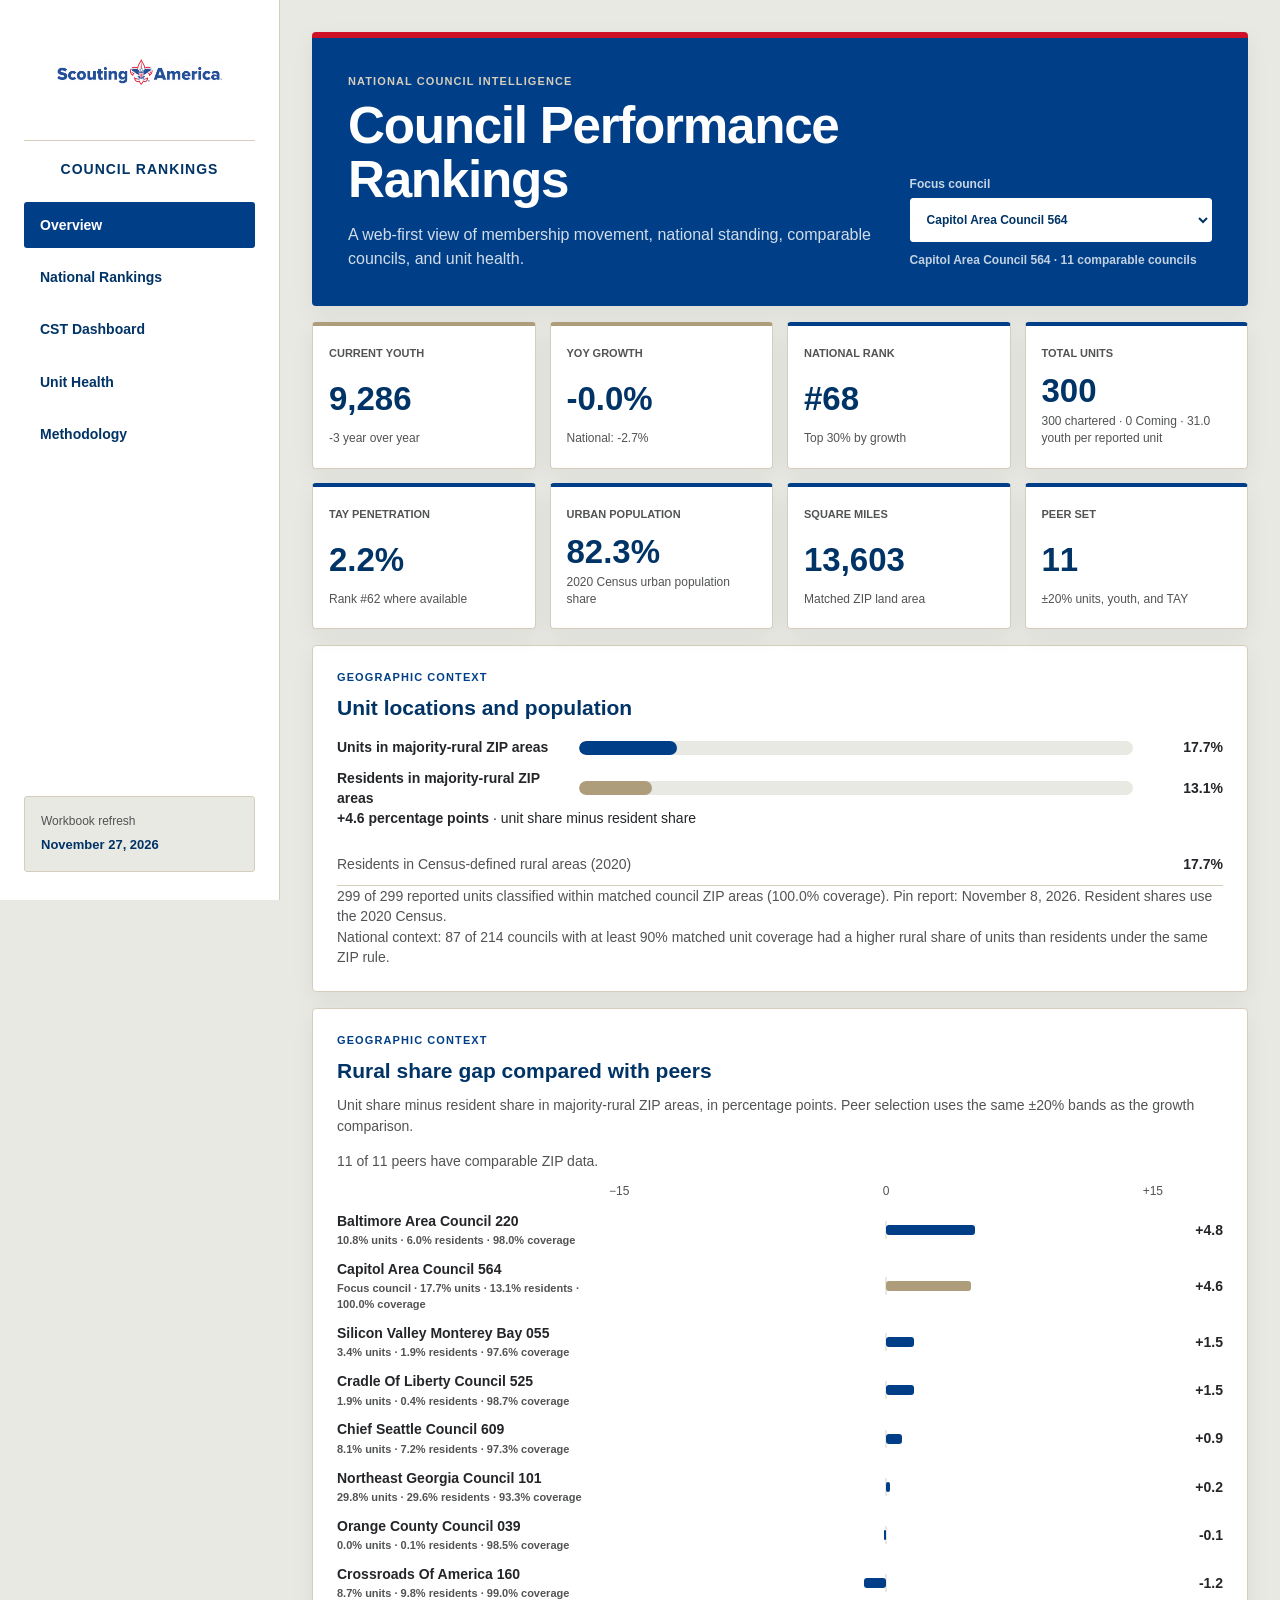
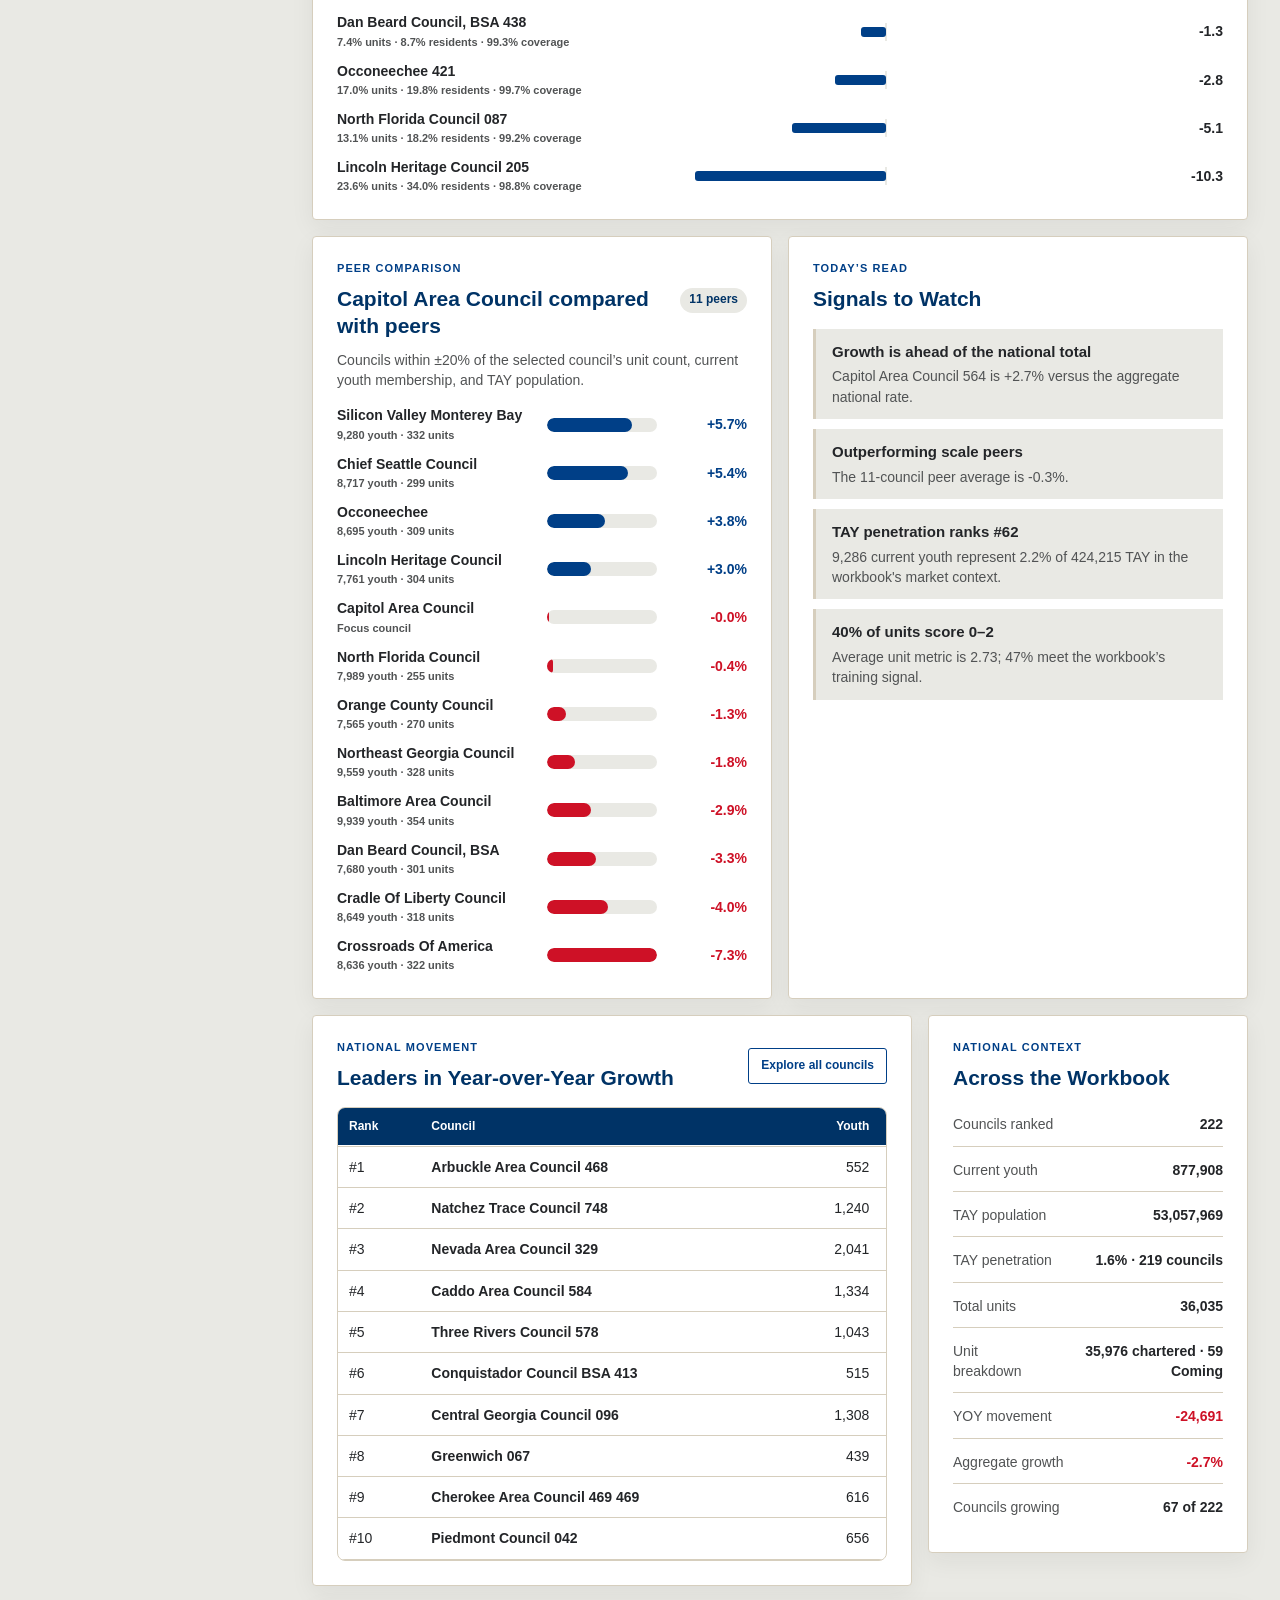
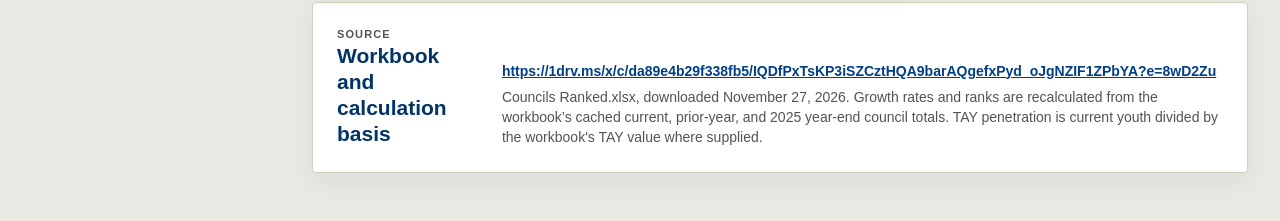
<file: index.html>
<!doctype html>
<html lang="en">
<head>
  <meta charset="utf-8">
  <meta name="viewport" content="width=device-width, initial-scale=1">
  <meta name="description" content="Interactive national Scouting council performance rankings and peer comparisons.">
  <title>Council Performance Rankings</title>
  <link rel="stylesheet" href="assets/dashboard.css?v=20261108-peer-gap">
</head>
<body data-page="overview">
  <div class="app-shell">
    <aside class="sidebar" aria-label="Council ranking navigation">
      <a class="brand" href="index.html" aria-label="Council Rankings home"><img src="assets/scouting-america-signature.png" alt="Scouting America" width="660" height="110"><span>Council Rankings</span></a>
      <nav>
        <a class="active" aria-current="page" href="index.html">Overview</a>
        <a href="rankings.html">National Rankings</a>
        <a href="cst.html">CST Dashboard</a>
        <a href="unit-health.html">Unit Health</a>
        <a href="about.html">Methodology</a>
      </nav>
      <div class="sidebar-note"><span>Workbook refresh</span><strong data-source-date>Loading…</strong></div>
    </aside>
    <main>
      <header class="hero">
        <div>
          <p class="eyebrow">National council intelligence</p>
          <h1>Council Performance Rankings</h1>
          <p class="lede">A web-first view of membership movement, national standing, comparable councils, and unit health.</p>
        </div>
        <div class="hero-actions">
          <label class="control light"><span>Focus council</span><select id="councilSelect" aria-label="Focus council"></select></label>
          <p class="filter-note" id="focusNote">Loading workbook data…</p>
        </div>
      </header>

      <section class="kpi-grid" id="overviewKpis" aria-label="Selected council metrics"></section>

      <section class="panel" aria-labelledby="unitGeographyTitle">
        <div class="panel-head"><div><p class="section-kicker">Geographic context</p><h2 id="unitGeographyTitle">Unit locations and population</h2></div></div>
        <div id="overviewGeography" aria-live="polite">Loading unit locations…</div>
      </section>

      <section class="panel" aria-labelledby="ruralPeerTitle">
        <div class="panel-head"><div><p class="section-kicker">Geographic context</p><h2 id="ruralPeerTitle">Rural share gap compared with peers</h2></div></div>
        <div id="ruralPeerChart" aria-live="polite">Loading peer geography…</div>
      </section>

      <section class="focus-grid">
        <section class="panel">
          <div class="panel-head"><div><p class="section-kicker">Peer comparison</p><h2 id="peerTitle">Focus council compared with peers</h2></div><span class="count-pill" id="peerCount"></span></div>
          <p class="panel-intro">Councils within ±20% of the selected council’s unit count, current youth membership, and TAY population.</p>
          <div class="chart-list" id="peerChart"></div>
        </section>
        <section class="panel">
          <div class="panel-head"><div><p class="section-kicker">Today’s read</p><h2>Signals to Watch</h2></div></div>
          <div class="signal-list" id="signals"></div>
        </section>
      </section>

      <section class="dashboard-grid">
        <section class="panel wide">
          <div class="panel-head"><div><p class="section-kicker">National movement</p><h2>Leaders in Year-over-Year Growth</h2></div><a class="detail-link" href="rankings.html">Explore all councils</a></div>
          <div class="table-wrap"><table><thead><tr><th>Rank</th><th>Council</th><th class="num">Youth</th><th class="num">Change</th><th class="num">Growth</th></tr></thead><tbody id="growthRows"></tbody></table></div>
        </section>
        <section class="panel">
          <div class="panel-head compact"><div><p class="section-kicker">National context</p><h2>Across the Workbook</h2></div></div>
          <div class="metric-stack" id="nationalContext"></div>
        </section>
      </section>

      <section class="panel source-panel">
        <div><p class="section-kicker">Source</p><h2>Workbook and calculation basis</h2></div>
        <p id="sourceSummary">Loading source metadata…</p>
      </section>
    </main>
  </div>
  <script src="assets/dashboard.js?v=20261109-coming"></script>
</body>
</html>
</file>
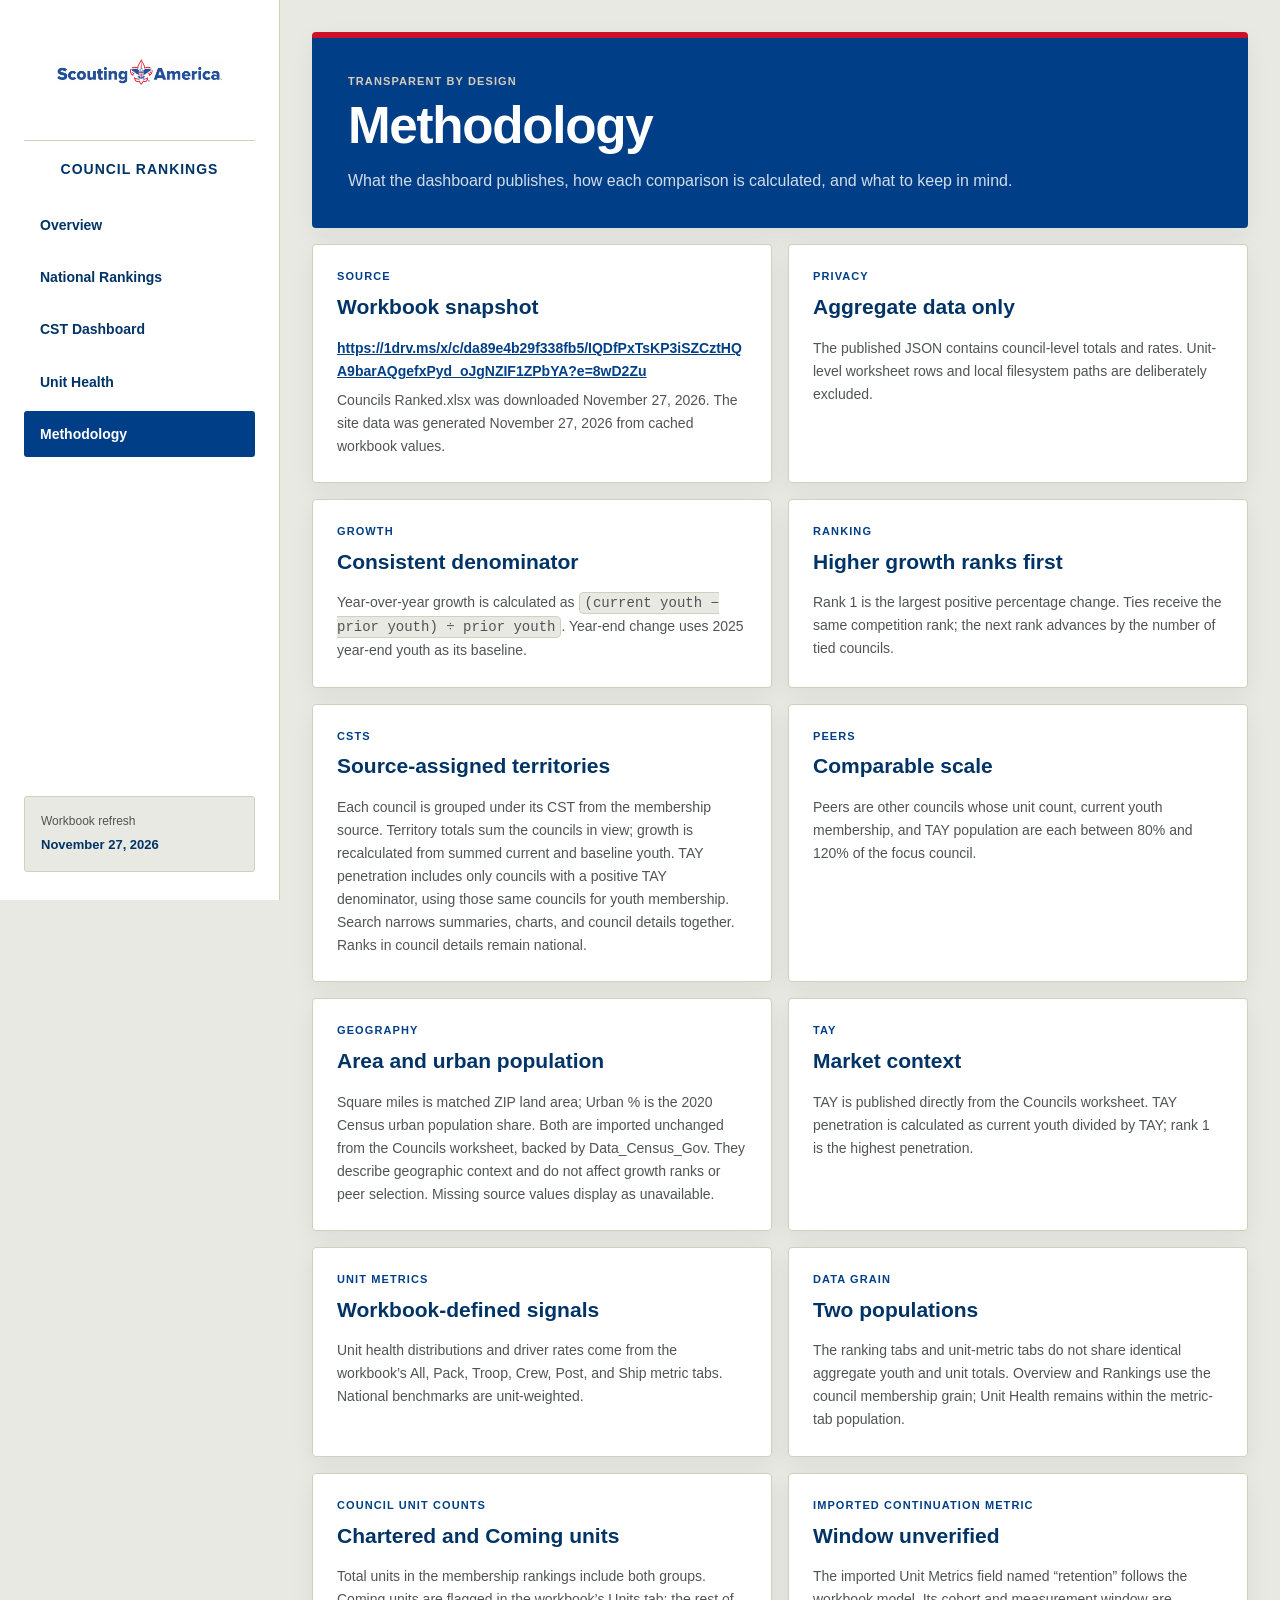
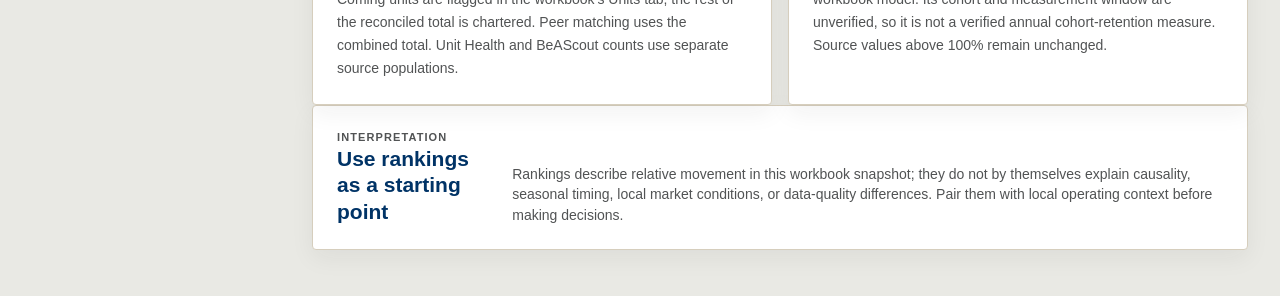
<file: about.html>
<!doctype html>
<html lang="en">
<head>
  <meta charset="utf-8">
  <meta name="viewport" content="width=device-width, initial-scale=1">
  <meta name="description" content="Methodology and source notes for the council ranking dashboard.">
  <title>Methodology · Council Performance Rankings</title>
  <link rel="stylesheet" href="assets/dashboard.css?v=20261104-cst">
</head>
<body data-page="about">
  <div class="app-shell">
    <aside class="sidebar" aria-label="Council ranking navigation">
      <a class="brand" href="index.html" aria-label="Council Rankings home"><img src="assets/scouting-america-signature.png" alt="Scouting America" width="660" height="110"><span>Council Rankings</span></a>
      <nav>
        <a href="index.html">Overview</a>
        <a href="rankings.html">National Rankings</a>
        <a href="cst.html">CST Dashboard</a>
        <a href="unit-health.html">Unit Health</a>
        <a class="active" aria-current="page" href="about.html">Methodology</a>
      </nav>
      <div class="sidebar-note"><span>Workbook refresh</span><strong data-source-date>Loading…</strong></div>
    </aside>
    <main>
      <header class="hero compact-hero">
        <div><p class="eyebrow">Transparent by design</p><h1>Methodology</h1><p class="lede">What the dashboard publishes, how each comparison is calculated, and what to keep in mind.</p></div>
      </header>

      <section class="method-grid">
        <article class="panel"><p class="section-kicker">Source</p><h2>Workbook snapshot</h2><p id="methodSource">Loading source metadata…</p></article>
        <article class="panel"><p class="section-kicker">Privacy</p><h2>Aggregate data only</h2><p>The published JSON contains council-level totals and rates. Unit-level worksheet rows and local filesystem paths are deliberately excluded.</p></article>
        <article class="panel"><p class="section-kicker">Growth</p><h2>Consistent denominator</h2><p>Year-over-year growth is calculated as <code>(current youth − prior youth) ÷ prior youth</code>. Year-end change uses 2025 year-end youth as its baseline.</p></article>
        <article class="panel"><p class="section-kicker">Ranking</p><h2>Higher growth ranks first</h2><p>Rank 1 is the largest positive percentage change. Ties receive the same competition rank; the next rank advances by the number of tied councils.</p></article>
        <article class="panel"><p class="section-kicker">CSTs</p><h2>Source-assigned territories</h2><p>Each council is grouped under its CST from the membership source. Territory totals sum the councils in view; growth is recalculated from summed current and baseline youth. TAY penetration includes only councils with a positive TAY denominator, using those same councils for youth membership. Search narrows summaries, charts, and council details together. Ranks in council details remain national.</p></article>
        <article class="panel"><p class="section-kicker">Peers</p><h2>Comparable scale</h2><p>Peers are other councils whose unit count, current youth membership, and TAY population are each between 80% and 120% of the focus council.</p></article>
        <article class="panel"><p class="section-kicker">Geography</p><h2>Area and urban population</h2><p>Square miles is matched ZIP land area; Urban % is the 2020 Census urban population share. Both are imported unchanged from the Councils worksheet, backed by Data_Census_Gov. They describe geographic context and do not affect growth ranks or peer selection. Missing source values display as unavailable.</p></article>
        <article class="panel"><p class="section-kicker">TAY</p><h2>Market context</h2><p>TAY is published directly from the Councils worksheet. TAY penetration is calculated as current youth divided by TAY; rank 1 is the highest penetration.</p></article>
        <article class="panel"><p class="section-kicker">Unit metrics</p><h2>Workbook-defined signals</h2><p>Unit health distributions and driver rates come from the workbook’s All, Pack, Troop, Crew, Post, and Ship metric tabs. National benchmarks are unit-weighted.</p></article>
        <article class="panel"><p class="section-kicker">Data grain</p><h2>Two populations</h2><p>The ranking tabs and unit-metric tabs do not share identical aggregate youth and unit totals. Overview and Rankings use the council membership grain; Unit Health remains within the metric-tab population.</p></article>
        <article class="panel"><p class="section-kicker">Council unit counts</p><h2>Chartered and Coming units</h2><p>Total units in the membership rankings include both groups. Coming units are flagged in the workbook’s Units tab; the rest of the reconciled total is chartered. Peer matching uses the combined total. Unit Health and BeAScout counts use separate source populations.</p></article>
        <article class="panel"><p class="section-kicker">Imported continuation metric</p><h2>Window unverified</h2><p>The imported Unit Metrics field named “retention” follows the workbook model. Its cohort and measurement window are unverified, so it is not a verified annual cohort-retention measure. Source values above 100% remain unchanged.</p></article>
      </section>

      <section class="panel source-panel">
        <div><p class="section-kicker">Interpretation</p><h2>Use rankings as a starting point</h2></div>
        <p>Rankings describe relative movement in this workbook snapshot; they do not by themselves explain causality, seasonal timing, local market conditions, or data-quality differences. Pair them with local operating context before making decisions.</p>
      </section>
    </main>
  </div>
  <script src="assets/dashboard.js?v=20261104-cst"></script>
</body>
</html>
</file>
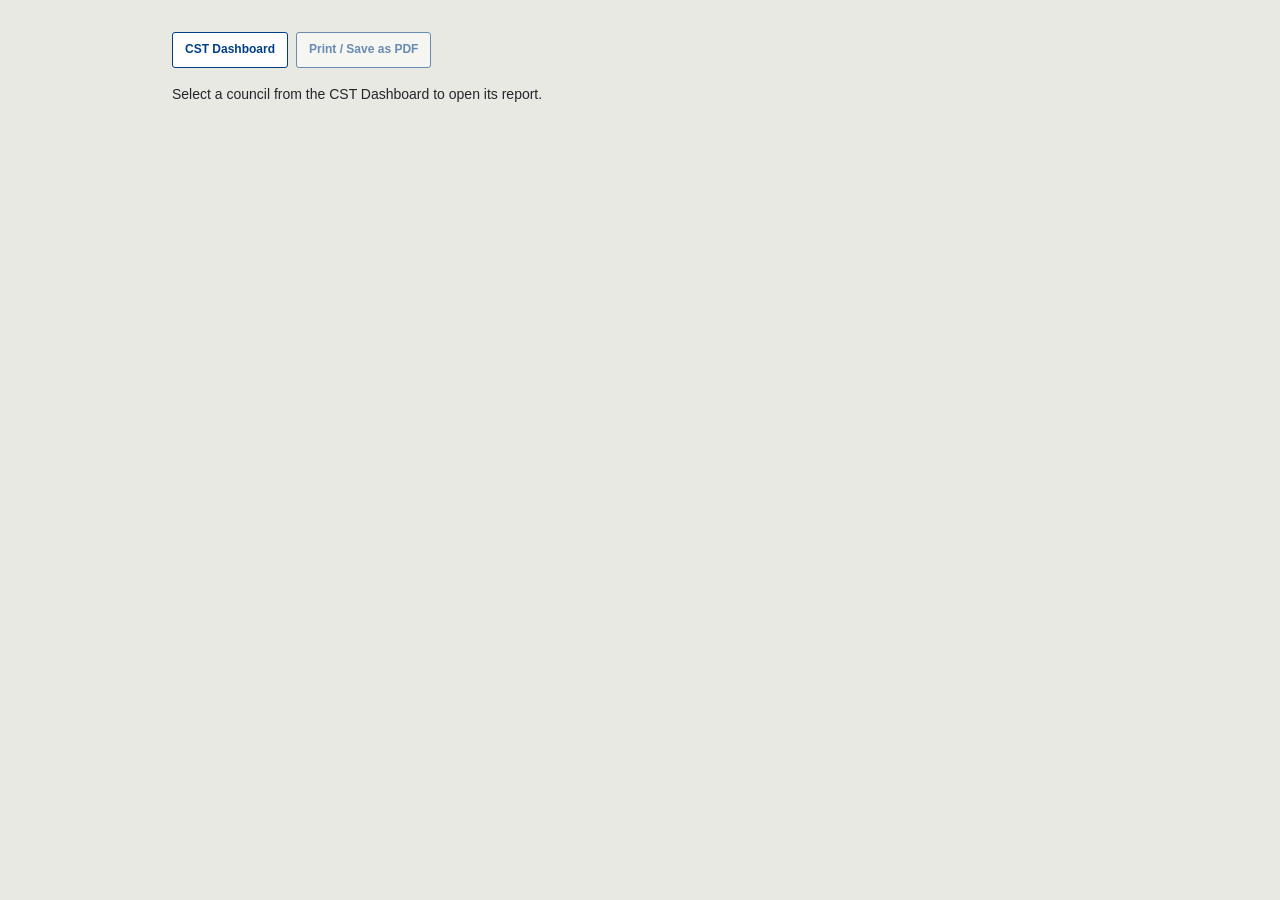
<file: council-report.html>
<!doctype html>
<html lang="en">
<head>
  <meta charset="utf-8">
  <meta name="viewport" content="width=device-width, initial-scale=1">
  <meta name="description" content="Print a council's details and peer comparison from the published Council Performance Rankings.">
  <title>Council Details and Peer Comparison</title>
  <link rel="stylesheet" href="assets/dashboard.css?v=20261111-report">
</head>
<body data-page="council-report">
  <main class="report-main">
    <nav class="report-actions board-actions" aria-label="Report actions">
      <a class="detail-link" href="cst.html">CST Dashboard</a>
      <button class="detail-link" id="printReport" type="button" disabled>Print / Save as PDF</button>
    </nav>
    <p id="reportStatus" role="status">Loading council report…</p>
    <template id="reportBrand"><img src="assets/scouting-america-signature.png" alt="Scouting America" width="660" height="110"></template>
    <div id="reportContent"></div>
  </main>
  <script src="assets/dashboard.js?v=20261111-report"></script>
</body>
</html>
</file>
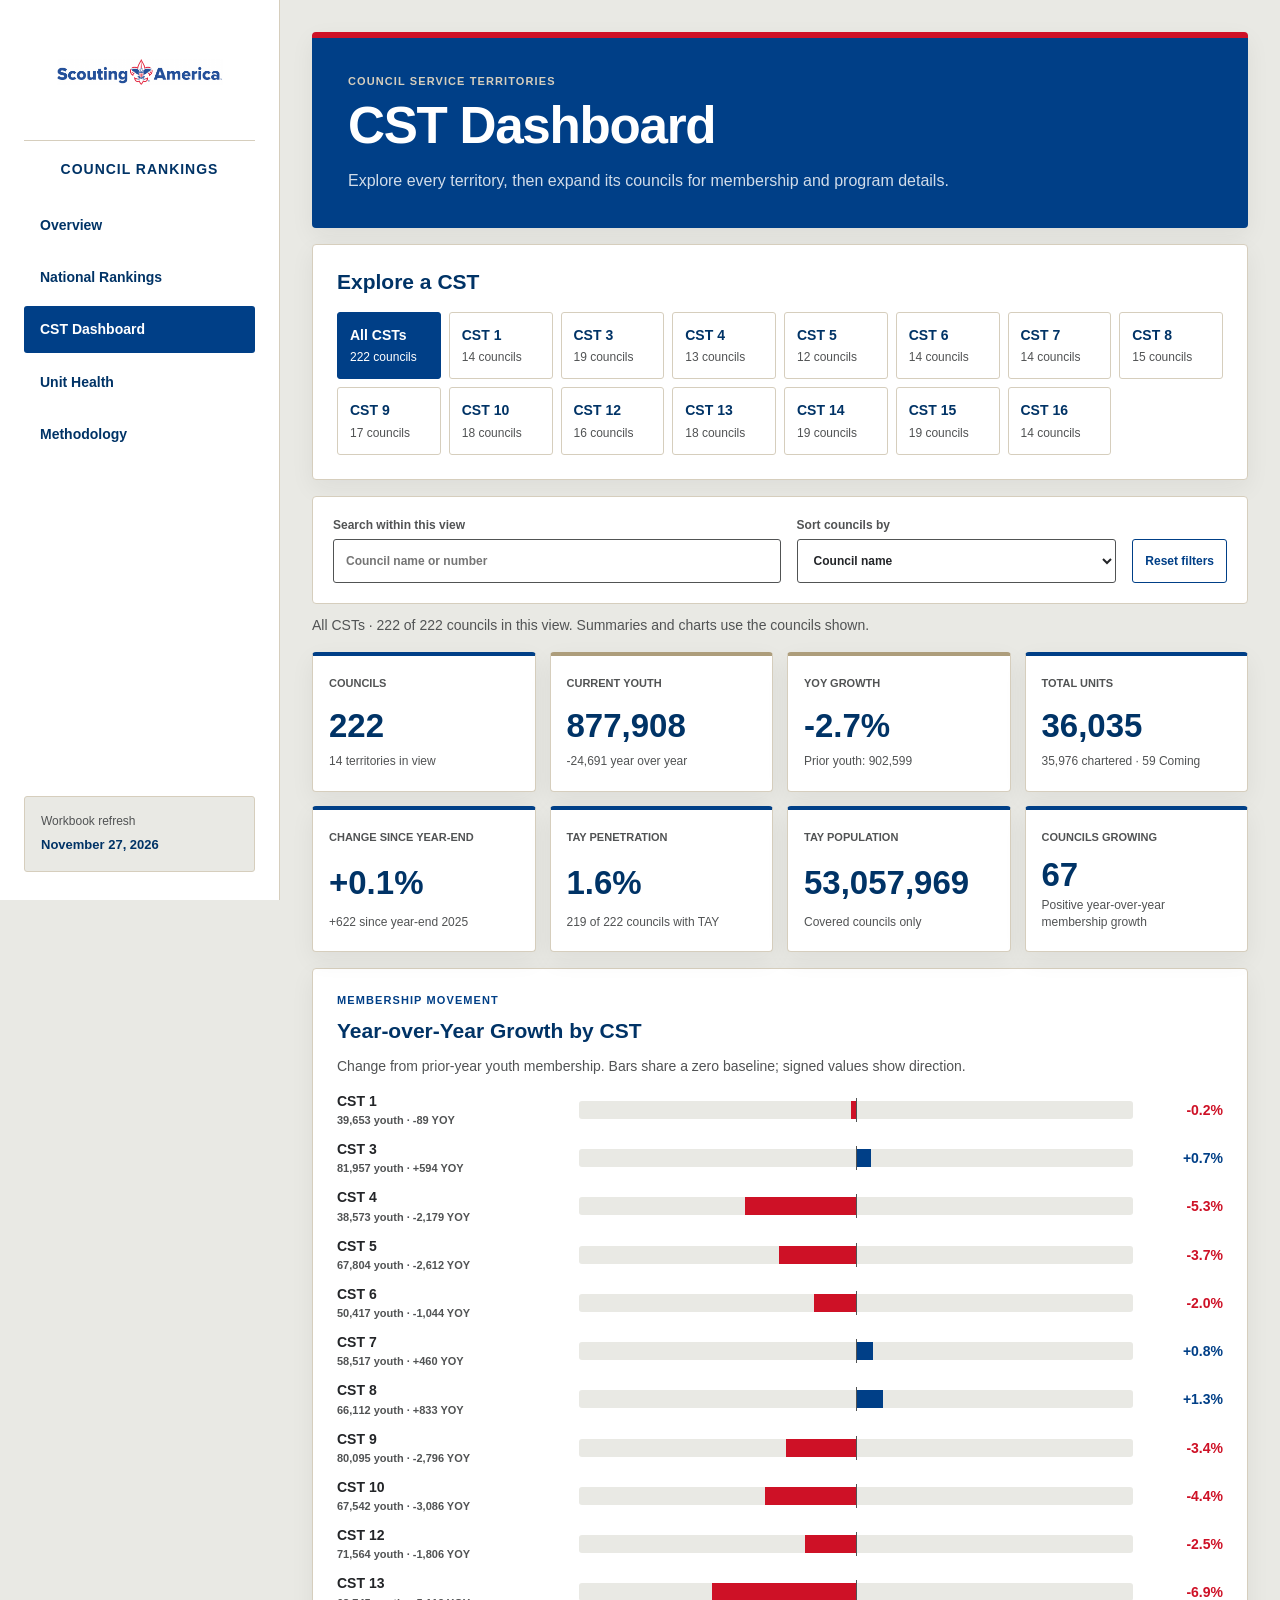
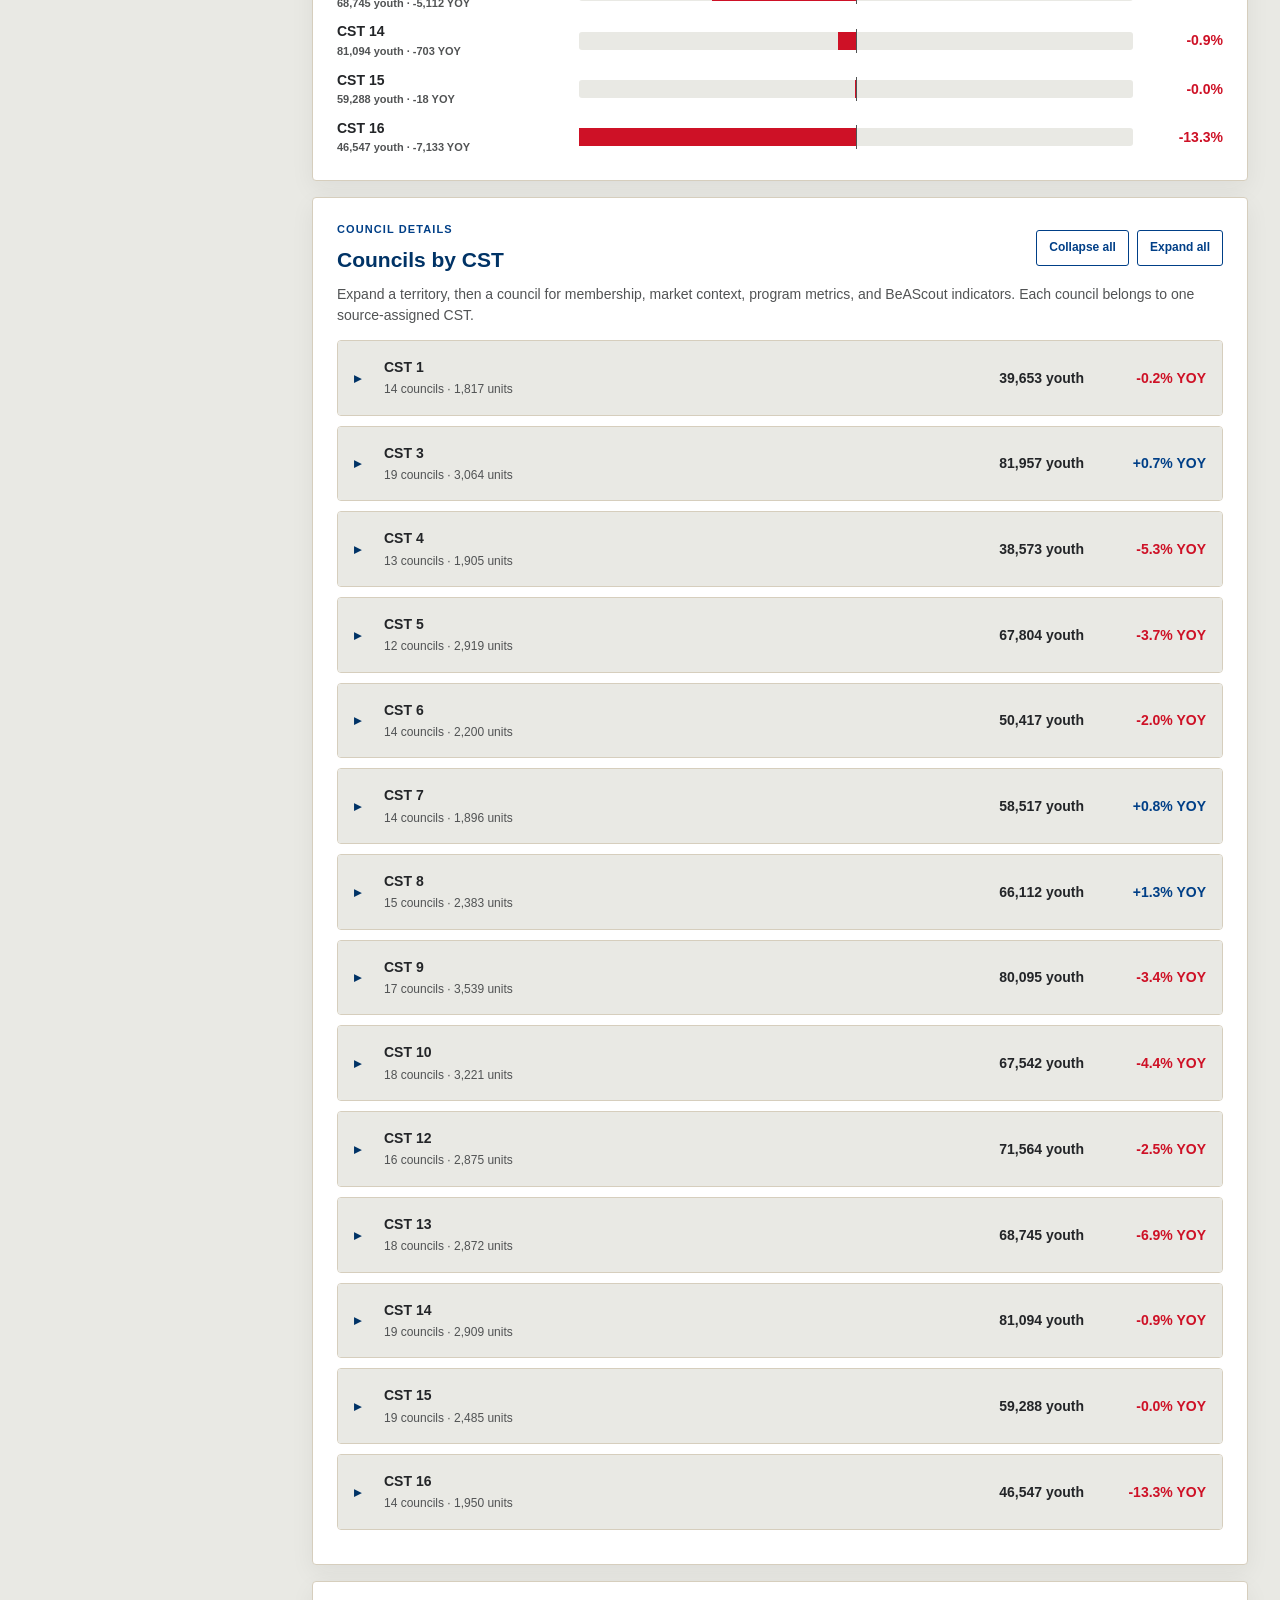
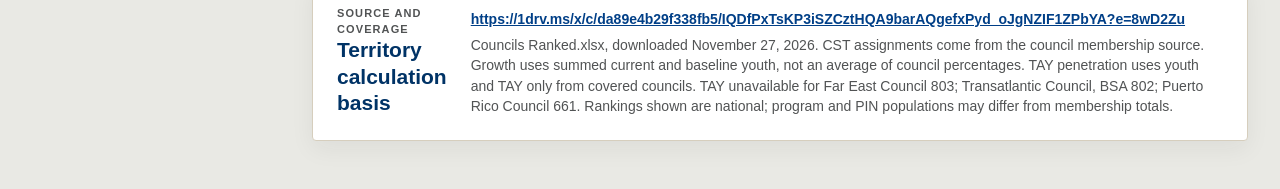
<file: cst.html>
<!doctype html>
<html lang="en">
<head>
  <meta charset="utf-8">
  <meta name="viewport" content="width=device-width, initial-scale=1">
  <meta name="description" content="Explore Scouting council service territories and the councils assigned to each CST.">
  <title>CST Dashboard · Council Performance Rankings</title>
  <link rel="stylesheet" href="assets/dashboard.css?v=20261104-cst">
</head>
<body data-page="cst">
  <div class="app-shell">
    <aside class="sidebar" aria-label="Council ranking navigation">
      <a class="brand" href="index.html" aria-label="Council Rankings home"><img src="assets/scouting-america-signature.png" alt="Scouting America" width="660" height="110"><span>Council Rankings</span></a>
      <nav>
        <a href="index.html">Overview</a>
        <a href="rankings.html">National Rankings</a>
        <a class="active" aria-current="page" href="cst.html">CST Dashboard</a>
        <a href="unit-health.html">Unit Health</a>
        <a href="about.html">Methodology</a>
      </nav>
      <div class="sidebar-note"><span>Workbook refresh</span><strong data-source-date>Loading…</strong></div>
    </aside>
    <main>
      <header class="hero compact-hero">
        <div><p class="eyebrow">Council service territories</p><h1 id="cstTitle">CST Dashboard</h1><p class="lede" id="cstSubtitle">Membership performance and council details by territory.</p></div>
      </header>

      <nav class="panel cst-navigation" aria-label="Select a CST"><div class="panel-head"><h2>Explore a CST</h2></div><div class="cst-links" id="cstLinks"></div></nav>
      <section class="toolbar cst-toolbar" aria-label="CST council filters">
        <label class="control"><span>Search within this view</span><input id="cstSearch" type="search" placeholder="Council name or number"></label>
        <label class="control"><span>Sort councils by</span><select id="cstSort"><option value="name">Council name</option><option value="growth">YOY growth</option><option value="youth">Current youth</option></select></label>
        <button class="detail-link" id="cstReset" type="button">Reset filters</button>
      </section>
      <p class="panel-intro" id="cstScope" role="status"></p>
      <section class="kpi-grid" id="cstKpis" aria-label="Territory membership summary"></section>

      <section class="panel">
        <div class="panel-head"><div><p class="section-kicker">Membership movement</p><h2 id="cstChartTitle">Year-over-Year Growth</h2></div></div>
        <p class="panel-intro">Change from prior-year youth membership. Bars share a zero baseline; signed values show direction.</p>
        <div class="chart-list" id="cstGrowthChart"></div>
      </section>

      <section class="panel cst-board" aria-labelledby="cstBoardTitle">
        <div class="panel-head"><div><p class="section-kicker">Council details</p><h2 id="cstBoardTitle">Councils by CST</h2></div><div class="board-actions"><button class="detail-link" id="cstCollapse" type="button">Collapse all</button><button class="detail-link" id="cstExpand" type="button">Expand all</button></div></div>
        <p class="panel-intro">Expand a territory, then a council for membership, market context, program metrics, and BeAScout indicators. Each council belongs to one source-assigned CST.</p>
        <div id="cstGroups"></div>
      </section>

      <section class="panel source-panel">
        <div><p class="section-kicker">Source and coverage</p><h2>Territory calculation basis</h2></div>
        <p id="cstSource">Loading source metadata…</p>
      </section>
    </main>
  </div>
  <script src="assets/dashboard.js?v=20261111-report"></script>
</body>
</html>
</file>
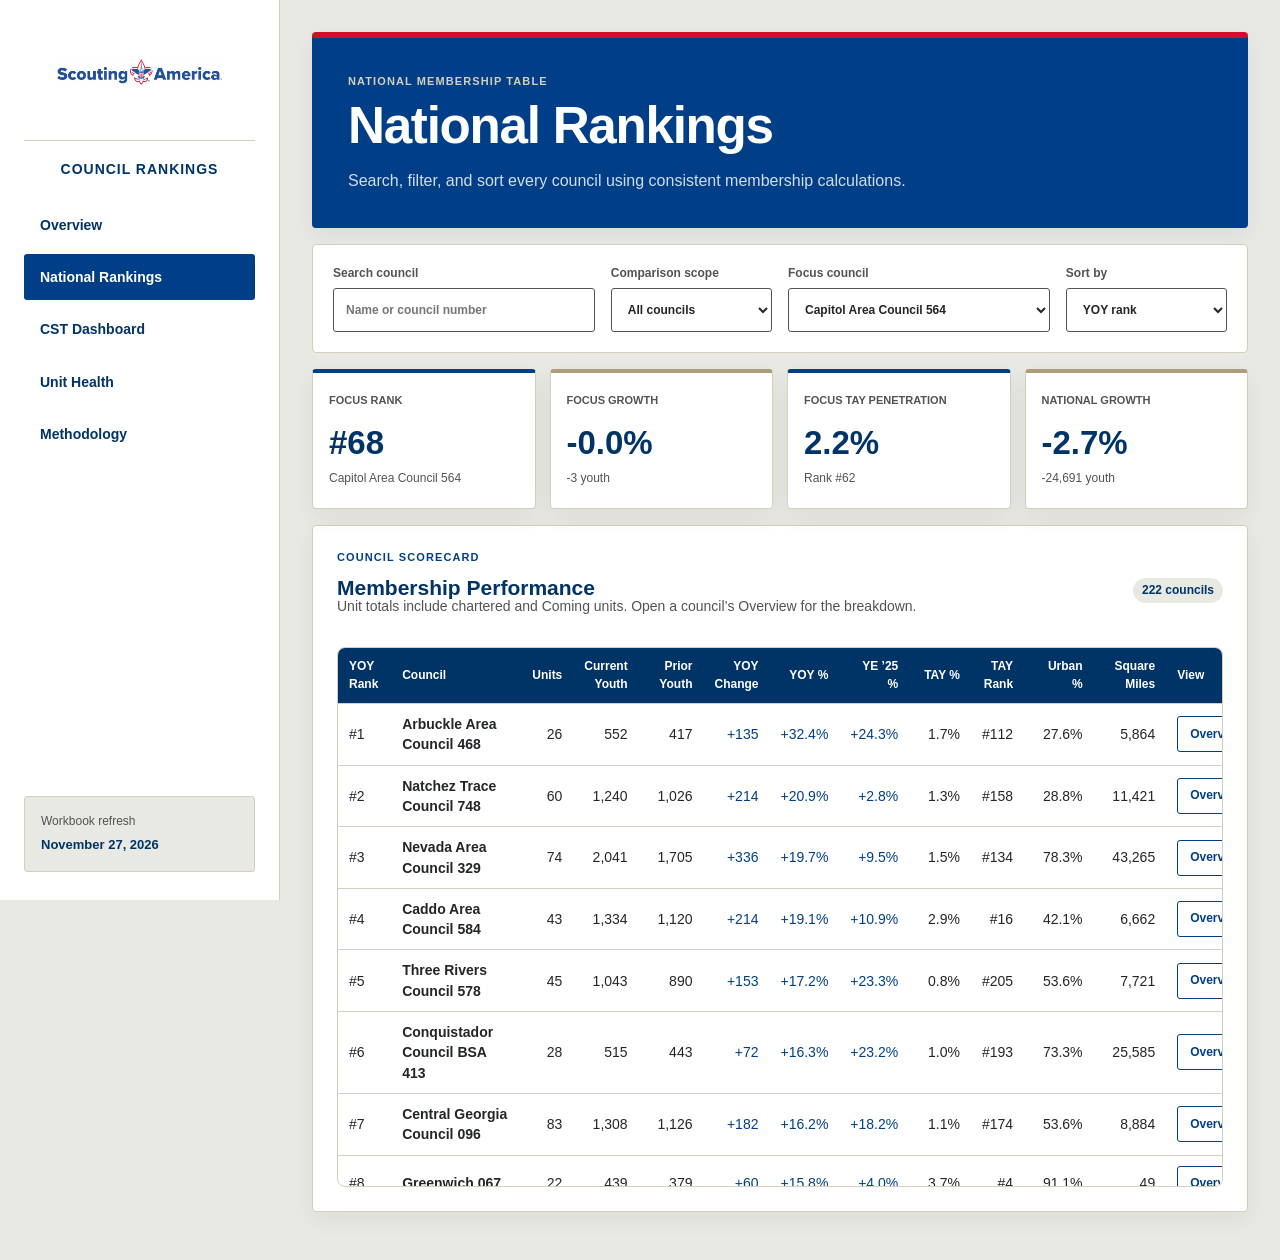
<file: rankings.html>
<!doctype html>
<html lang="en">
<head>
  <meta charset="utf-8">
  <meta name="viewport" content="width=device-width, initial-scale=1">
  <meta name="description" content="Search and compare national Scouting council membership rankings.">
  <title>National Rankings · Council Performance Rankings</title>
  <link rel="stylesheet" href="assets/dashboard.css?v=20261104-cst">
</head>
<body data-page="rankings">
  <div class="app-shell">
    <aside class="sidebar" aria-label="Council ranking navigation">
      <a class="brand" href="index.html" aria-label="Council Rankings home"><img src="assets/scouting-america-signature.png" alt="Scouting America" width="660" height="110"><span>Council Rankings</span></a>
      <nav>
        <a href="index.html">Overview</a>
        <a class="active" aria-current="page" href="rankings.html">National Rankings</a>
        <a href="cst.html">CST Dashboard</a>
        <a href="unit-health.html">Unit Health</a>
        <a href="about.html">Methodology</a>
      </nav>
      <div class="sidebar-note"><span>Workbook refresh</span><strong data-source-date>Loading…</strong></div>
    </aside>
    <main>
      <header class="hero compact-hero">
        <div><p class="eyebrow">National membership table</p><h1>National Rankings</h1><p class="lede">Search, filter, and sort every council using consistent membership calculations.</p></div>
      </header>

      <section class="toolbar" aria-label="Ranking filters">
        <label class="control"><span>Search council</span><input id="rankingSearch" type="search" placeholder="Name or council number"></label>
        <label class="control"><span>Comparison scope</span><select id="rankingScope"><option value="all">All councils</option><option value="peers">Comparable to focus council</option></select></label>
        <label class="control"><span>Focus council</span><select id="rankingCouncil"></select></label>
        <label class="control"><span>Sort by</span><select id="rankingSort"><option value="yoy_rank">YOY rank</option><option value="yoy_pct_desc">YOY growth</option><option value="current_youth_desc">Current youth</option><option value="year_end_rank">Year-end rank</option><option value="tay_rank">TAY rank</option><option value="tay_pct_desc">TAY penetration</option><option value="urban_pct_desc">Urban population %</option><option value="square_miles_desc">Square miles</option><option value="name">Council name</option></select></label>
      </section>

      <section class="kpi-grid compact-kpis" id="rankingKpis"></section>
      <section class="panel table-panel">
        <div class="panel-head"><div><p class="section-kicker">Council scorecard</p><h2>Membership Performance</h2><p class="panel-intro">Unit totals include chartered and Coming units. Open a council’s Overview for the breakdown.</p></div><span class="count-pill" id="rankingCount"></span></div>
        <div class="table-wrap tall"><table class="ranking-table"><thead><tr><th>YOY Rank</th><th>Council</th><th class="num">Units</th><th class="num">Current Youth</th><th class="num">Prior Youth</th><th class="num">YOY Change</th><th class="num">YOY %</th><th class="num">YE ’25 %</th><th class="num">TAY %</th><th class="num">TAY Rank</th><th class="num">Urban %</th><th class="num">Square Miles</th><th>View</th></tr></thead><tbody id="rankingRows"></tbody></table></div>
      </section>
    </main>
  </div>
  <script src="assets/dashboard.js?v=20261104-cst"></script>
</body>
</html>
</file>
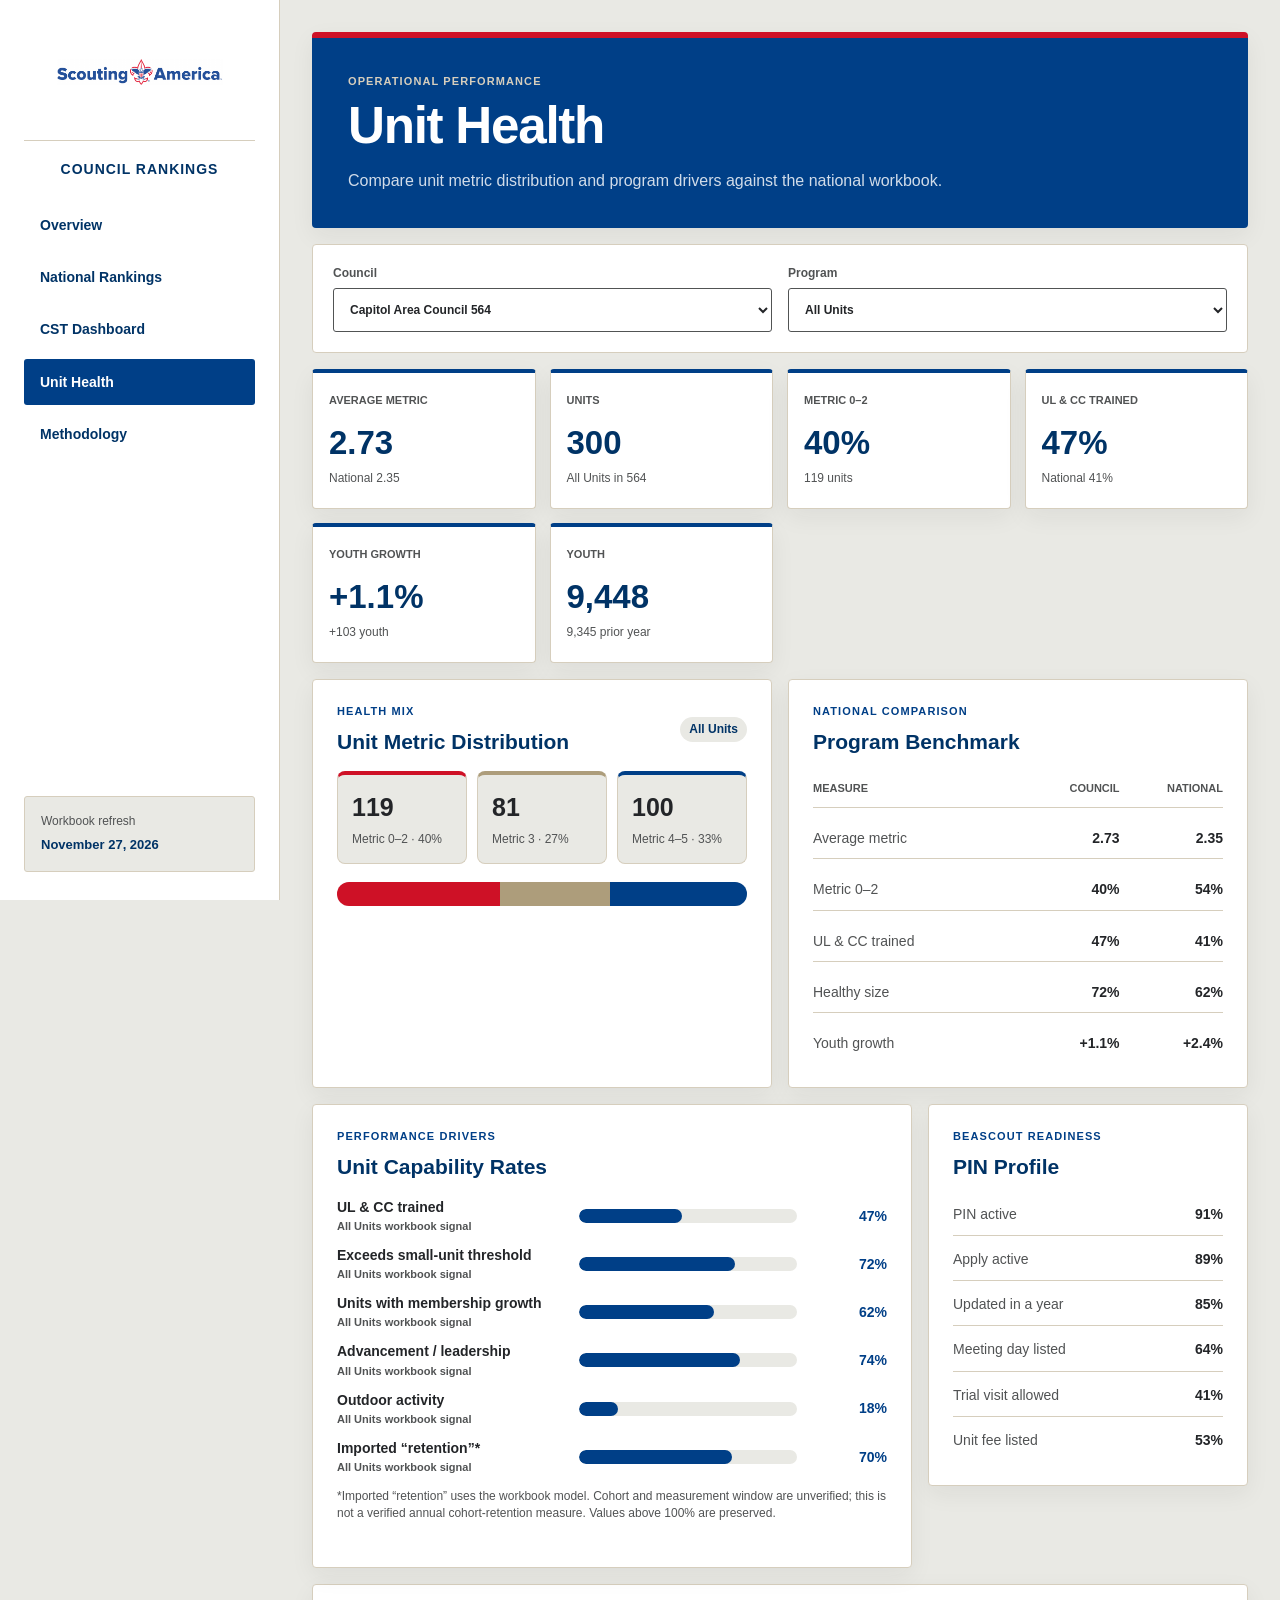
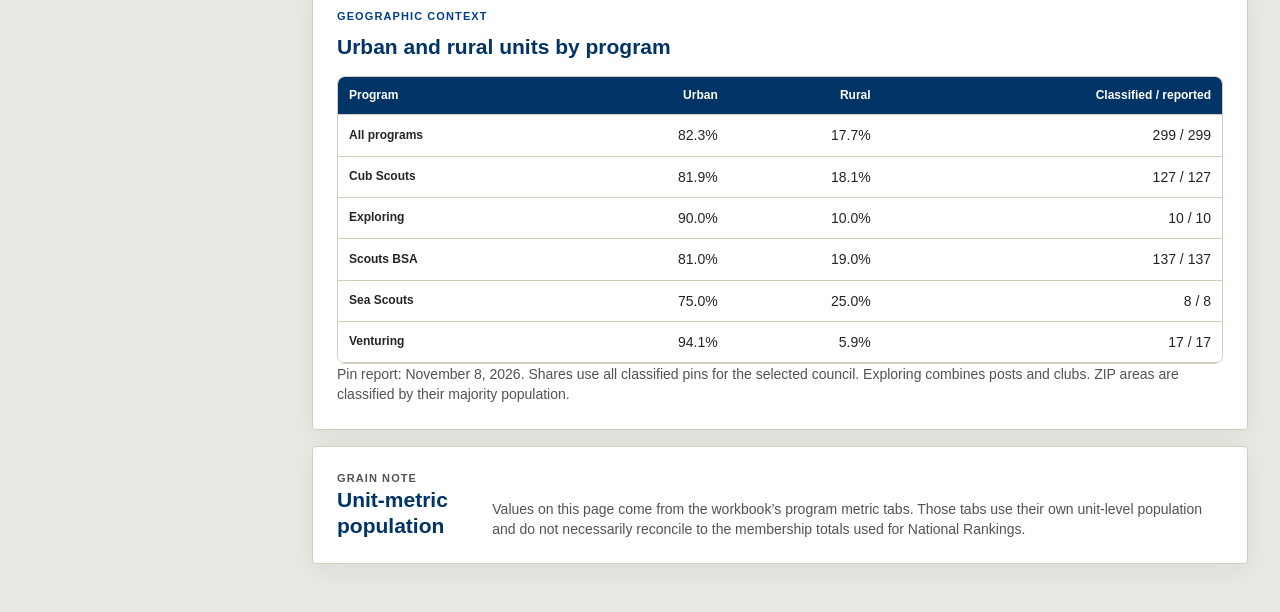
<file: unit-health.html>
<!doctype html>
<html lang="en">
<head>
  <meta charset="utf-8">
  <meta name="viewport" content="width=device-width, initial-scale=1">
  <meta name="description" content="Council unit health and program metric comparison.">
  <title>Unit Health · Council Performance Rankings</title>
  <link rel="stylesheet" href="assets/dashboard.css?v=20261108-geography">
</head>
<body data-page="unit-health">
  <div class="app-shell">
    <aside class="sidebar" aria-label="Council ranking navigation">
      <a class="brand" href="index.html" aria-label="Council Rankings home"><img src="assets/scouting-america-signature.png" alt="Scouting America" width="660" height="110"><span>Council Rankings</span></a>
      <nav>
        <a href="index.html">Overview</a>
        <a href="rankings.html">National Rankings</a>
        <a href="cst.html">CST Dashboard</a>
        <a class="active" aria-current="page" href="unit-health.html">Unit Health</a>
        <a href="about.html">Methodology</a>
      </nav>
      <div class="sidebar-note"><span>Workbook refresh</span><strong data-source-date>Loading…</strong></div>
    </aside>
    <main>
      <header class="hero compact-hero">
        <div><p class="eyebrow">Operational performance</p><h1>Unit Health</h1><p class="lede">Compare unit metric distribution and program drivers against the national workbook.</p></div>
      </header>

      <section class="toolbar two-up" aria-label="Unit health filters">
        <label class="control"><span>Council</span><select id="healthCouncil"></select></label>
        <label class="control"><span>Program</span><select id="programSelect"><option>All Units</option><option>Packs</option><option>Troops</option><option>Crews</option><option>Posts</option><option>Ships</option></select></label>
      </section>

      <section class="kpi-grid" id="healthKpis"></section>

      <section class="focus-grid">
        <section class="panel">
          <div class="panel-head"><div><p class="section-kicker">Health mix</p><h2>Unit Metric Distribution</h2></div><span class="count-pill" id="healthProgramLabel"></span></div>
          <div id="metricMix" class="mix-chart"></div>
        </section>
        <section class="panel">
          <div class="panel-head"><div><p class="section-kicker">National comparison</p><h2>Program Benchmark</h2></div></div>
          <div class="comparison-list" id="healthComparison"></div>
        </section>
      </section>

      <section class="dashboard-grid">
        <section class="panel wide">
          <div class="panel-head"><div><p class="section-kicker">Performance drivers</p><h2>Unit Capability Rates</h2></div></div>
          <div class="chart-list" id="capabilityChart"></div>
          <p class="metric-caveat">*Imported “retention” uses the workbook model. Cohort and measurement window are unverified; this is not a verified annual cohort-retention measure. Values above 100% are preserved.</p>
        </section>
        <section class="panel">
          <div class="panel-head compact"><div><p class="section-kicker">BeAScout readiness</p><h2>PIN Profile</h2></div></div>
          <div class="metric-stack" id="pinProfile"></div>
        </section>
      </section>
      <section class="panel" aria-labelledby="programGeographyTitle">
        <div class="panel-head"><div><p class="section-kicker">Geographic context</p><h2 id="programGeographyTitle">Urban and rural units by program</h2></div></div>
        <div id="programGeography" aria-live="polite">Loading unit locations…</div>
      </section>
      <section class="panel source-panel">
        <div><p class="section-kicker">Grain note</p><h2>Unit-metric population</h2></div>
        <p>Values on this page come from the workbook’s program metric tabs. Those tabs use their own unit-level population and do not necessarily reconcile to the membership totals used for National Rankings.</p>
      </section>
    </main>
  </div>
  <script src="assets/dashboard.js?v=20261108-geography"></script>
</body>
</html>
</file>
<file: assets/dashboard.css>
:root {
  /* Scouting America primary and secondary palette, brand guide pp. 14–16. */
  color-scheme: light dark;
  --blue-900: #003366;
  --blue-700: #003F87;
  --blue-500: #003F87;
  --cyan: #003F87;
  --purple: #003366;
  --orange: #AD9D7B;
  --red: #CE1126;
  --green: #003F87;
  --tan: #D6CEBD;
  --pale-blue: #9AB3D5;
  --ink: #232528;
  --muted: #515354;
  --line: #D6CEBD;
  --soft: #E9E9E4;
  --panel: #FFFFFF;
  --panel-2: #E9E9E4;
  --control-bg: #FFFFFF;
  --track: #E9E9E4;
  --table-head-bg: #003366;
  --table-head-ink: #FFFFFF;
  --row-hover: #E9E9E4;
  --shadow: 0 8px 24px rgba(35, 37, 40, .06);
}

* { box-sizing: border-box; }
html { scroll-behavior: smooth; }
body {
  margin: 0;
  overflow-x: hidden;
  background: var(--soft);
  color: var(--ink);
  font-family: Arial, Helvetica, sans-serif;
  font-size: 14px;
  line-height: 1.45;
}
button, input, select { font: inherit; }
a { color: inherit; }
h1, h2, h3, p { margin-top: 0; }
h1 { margin-bottom: 16px; max-width: 780px; font-size: clamp(34px, 4vw, 52px); line-height: 1.06; font-weight: 800; letter-spacing: -.025em; }
h2 { margin-bottom: 0; color: var(--blue-900); font-size: 21px; line-height: 1.25; font-weight: 700; }
h3 { margin: 0 0 8px; font-size: 16px; }
code { border: 1px solid var(--line); border-radius: 5px; padding: 2px 5px; background: var(--panel-2); }

.app-shell { min-height: 100vh; display: grid; grid-template-columns: 280px minmax(0, 1fr); }
.sidebar {
  position: sticky;
  top: 0;
  height: 100vh;
  display: flex;
  flex-direction: column;
  gap: 24px;
  padding: 28px 24px;
  color: var(--blue-900);
  background: var(--panel);
  border-right: 1px solid var(--line);
}
.brand { display: grid; justify-items: center; color: var(--blue-900); font-size: 14px; font-weight: 700; line-height: 1.2; text-decoration: none; }
/* Keep at least one fleur-de-lis height of white clear space on every side. */
.brand img { display: block; box-sizing: content-box; width: 168px; height: auto; margin: 0 0 24px; padding: 30px; background: #FFFFFF; }
.brand > span { width: 100%; padding: 20px 0 0; border-top: 1px solid var(--line); letter-spacing: .07em; text-transform: uppercase; text-align: center; }
.sidebar nav { display: grid; gap: 6px; }
.sidebar nav a { color: var(--blue-900); text-decoration: none; border-radius: 3px; padding: 13px 16px; font-weight: 700; }
.sidebar nav a:hover { background: var(--soft); }
.sidebar nav a.active { color: #fff; background: var(--blue-700); }
.sidebar-note { margin-top: auto; display: grid; gap: 6px; padding: 16px; border: 1px solid var(--line); border-radius: 3px; background: var(--soft); }
.sidebar-note span { color: var(--muted); font-size: 12px; }
.sidebar-note strong { font-size: 13px; }

main { min-width: 0; width: 100%; max-width: 1800px; margin: 0 auto; padding: 32px; }
.hero {
  min-height: 230px;
  display: flex;
  justify-content: space-between;
  align-items: end;
  gap: 28px;
  padding: 36px;
  color: #fff;
  background: var(--blue-700);
  border-top: 6px solid var(--red);
  border-radius: 4px;
  box-shadow: var(--shadow);
}
.compact-hero { min-height: 190px; align-items: center; }
.eyebrow, .section-kicker { margin: 0 0 9px; color: var(--blue-700); font-size: 11px; letter-spacing: .1em; font-weight: 700; text-transform: uppercase; }
.hero .eyebrow { color: var(--tan); }
.lede { max-width: 720px; margin-bottom: 0; color: rgba(255, 255, 255, .82); font-size: 16px; }
.hero-actions { width: min(360px, 100%); flex: 0 0 min(360px, 35%); display: grid; gap: 10px; }
.filter-note { margin: 0; color: rgba(255, 255, 255, .76); font-size: 12px; font-weight: 750; }
.control { min-width: 0; display: grid; gap: 5px; color: var(--muted); font-size: 12px; font-weight: 750; }
.control.light { color: rgba(255, 255, 255, .78); }
select, input { width: 100%; min-width: 0; height: 44px; border: 1px solid var(--muted); border-radius: 3px; padding: 0 12px; color: var(--ink); background: var(--control-bg); }
.hero select { color-scheme: light; border-color: #fff; color: #003366; background: #fff; }
:focus-visible { outline: 3px solid var(--pale-blue); outline-offset: 3px; }

.kpi-grid { display: grid; grid-template-columns: repeat(4, minmax(132px, 1fr)); gap: 14px; margin: 16px 0; }
.compact-kpis { grid-template-columns: repeat(4, minmax(150px, 1fr)); }
.kpi, .panel { min-width: 0; border: 1px solid var(--line); border-radius: 4px; background: var(--panel); box-shadow: var(--shadow); }
.kpi { min-height: 140px; display: grid; align-content: space-between; padding: 20px 16px; border-top: 4px solid var(--blue-500); }
.kpi.good { border-top-color: var(--green); }
.kpi.warning { border-top-color: var(--orange); }
.kpi.danger { border-top-color: var(--red); }
.kpi.teal { border-top-color: var(--cyan); }
.kpi-label { color: var(--muted); font-size: 11px; font-weight: 820; text-transform: uppercase; }
.kpi-value { margin: 12px 0 6px; color: var(--blue-900); font-size: clamp(25px, 3vw, 33px); line-height: 1; font-weight: 700; font-variant-numeric: tabular-nums; overflow-wrap: anywhere; }
.kpi-sub { color: var(--muted); font-size: 12px; overflow-wrap: anywhere; }

.focus-grid { display: grid; grid-template-columns: repeat(2, minmax(0, 1fr)); gap: 16px; }
.dashboard-grid { display: grid; grid-template-columns: minmax(0, 1.35fr) minmax(320px, .65fr); gap: 16px; align-items: start; }
.panel { margin-bottom: 16px; padding: 24px; overflow: hidden; }
.panel-head { display: flex; justify-content: space-between; align-items: center; gap: 16px; margin-bottom: 16px; }
.panel-head.compact { margin-bottom: 12px; }
.panel-intro { margin: -5px 0 15px; color: var(--muted); }
.detail-link { display: inline-flex; align-items: center; min-height: 36px; border: 1px solid var(--blue-700); border-radius: 3px; padding: 6px 12px; color: var(--blue-700); background: var(--panel); font-size: 12px; font-weight: 700; text-decoration: none; white-space: nowrap; }
.detail-link:hover { text-decoration: underline; }
.count-pill, .status { display: inline-flex; align-items: center; justify-content: center; min-height: 25px; border-radius: 999px; padding: 3px 9px; font-size: 12px; font-weight: 820; white-space: nowrap; }
.count-pill { color: var(--blue-900); background: var(--soft); }
.status.good { color: #fff; background: var(--blue-700); }
.status.warn { color: var(--ink); background: var(--tan); }
.status.bad { color: #fff; background: var(--red); }

.chart-list, .comparison-list { display: grid; gap: 10px; }
.chart-row { display: grid; grid-template-columns: minmax(140px, 230px) minmax(110px, 1fr) 78px; gap: 12px; align-items: center; }
.chart-label { min-width: 0; display: grid; gap: 2px; font-weight: 720; }
.chart-label span { color: var(--muted); font-size: 11px; font-weight: 650; }
.bar { height: 14px; overflow: hidden; border-radius: 999px; background: var(--track); }
.bar span { display: block; height: 100%; min-width: 2px; border-radius: inherit; background: var(--blue-700); }
.bar.negative span { background: var(--red); }
.bar-value { text-align: right; font-variant-numeric: tabular-nums; font-weight: 750; }
.geography-row .bar span { min-width: 0; background: var(--blue-500); }
.geography-row.residents .bar span { background: var(--orange); }
.geography-note { color: var(--muted); font-size: .875rem; margin-bottom: 0; }
.rural-peer-list { margin-top: 12px; }
.rural-peer-row { display: grid; grid-template-columns: minmax(150px, 260px) minmax(0, 1fr) 48px; align-items: center; gap: 12px; }
.rural-peer-axis { color: var(--muted); font-size: 12px; }
.rural-peer-axis div { display: flex; justify-content: space-between; }
.rural-peer-track { position: relative; height: 18px; background: linear-gradient(to right, transparent calc(50% - 1px), var(--track) calc(50% - 1px), var(--track) calc(50% + 1px), transparent calc(50% + 1px)); }
.rural-peer-track span { position: absolute; top: 4px; height: 10px; border-radius: 3px; background: var(--blue-500); }
.rural-peer-focus .rural-peer-track span { background: var(--orange); }
.rural-peer-value { text-align: right; font-variant-numeric: tabular-nums; }
.signal-list { display: grid; gap: 10px; }
.signal { border: 0; border-left: 3px solid var(--tan); border-radius: 0; padding: 12px 16px; background: var(--soft); }
.signal strong { display: block; margin-bottom: 4px; font-size: 15px; }
.signal p { margin: 0; color: var(--muted); }

.table-wrap { width: 100%; max-width: 100%; max-height: 560px; overflow: auto; border: 1px solid var(--line); border-radius: 8px; }
.table-wrap.tall { max-height: calc(100vh - 360px); min-height: 420px; }
table { width: 100%; min-width: 760px; border-collapse: collapse; }
th, td { padding: 10px 11px; border-bottom: 1px solid var(--line); text-align: left; vertical-align: middle; }
th { position: sticky; top: 0; z-index: 1; color: var(--table-head-ink); background: var(--table-head-bg); font-size: 12px; font-weight: 780; }
tbody tr:hover { background: var(--row-hover); }
tbody tr.focus-row { background: var(--soft); box-shadow: inset 4px 0 var(--blue-700); }
.num { text-align: right; font-variant-numeric: tabular-nums; }
.positive { color: var(--green); }
.negative { color: var(--red); }
.muted { color: var(--muted); }

.metric-stack { display: grid; gap: 2px; }
.metric-line { display: flex; justify-content: space-between; gap: 16px; padding: 11px 0; border-bottom: 1px solid var(--line); }
.metric-line:last-child { border-bottom: 0; }
.metric-line span { color: var(--muted); }
.metric-line strong { text-align: right; font-variant-numeric: tabular-nums; }
.source-panel { display: flex; justify-content: space-between; align-items: end; gap: 24px; }
.source-panel p { max-width: 820px; margin: 0; color: var(--muted); }
.source-link { display: block; margin-bottom: 6px; color: var(--cyan); font-weight: 750; overflow-wrap: anywhere; }
.source-link + span { display: block; }

.toolbar { display: grid; grid-template-columns: 1.3fr .8fr 1.3fr .8fr; gap: 16px; margin: 16px 0; padding: 20px; border: 1px solid var(--line); border-radius: 4px; background: var(--panel); }
.toolbar.two-up { grid-template-columns: repeat(2, minmax(0, 1fr)); }

.mix-chart { display: grid; gap: 18px; }
.mix-total { display: grid; grid-template-columns: repeat(3, 1fr); gap: 10px; }
.mix-segment { padding: 14px; border: 1px solid var(--line); border-radius: 8px; background: var(--panel-2); }
.mix-segment strong { display: block; margin-bottom: 3px; font-size: 25px; font-variant-numeric: tabular-nums; }
.mix-segment span { color: var(--muted); font-size: 12px; }
.mix-segment.low { border-top: 4px solid var(--red); }
.mix-segment.mid { border-top: 4px solid var(--orange); }
.mix-segment.high { border-top: 4px solid var(--green); }
.stacked-bar { height: 24px; display: flex; overflow: hidden; border-radius: 999px; background: var(--track); }
.stacked-bar span { height: 100%; min-width: 2px; }
.stacked-bar .low { background: var(--red); }
.stacked-bar .mid { background: var(--orange); }
.stacked-bar .high { background: var(--green); }
.comparison-row { display: grid; grid-template-columns: minmax(130px, 1fr) repeat(2, minmax(74px, .45fr)); gap: 12px; align-items: center; padding: 10px 0; border-bottom: 1px solid var(--line); }
.comparison-row:last-child { border-bottom: 0; }
.comparison-row span { color: var(--muted); }
.comparison-row strong { text-align: right; font-variant-numeric: tabular-nums; }
.comparison-head { color: var(--muted); font-size: 11px; font-weight: 820; text-transform: uppercase; }

.method-grid { display: grid; grid-template-columns: repeat(2, minmax(0, 1fr)); gap: 16px; margin-top: 16px; }
.method-grid .panel { margin: 0; }
.method-grid .panel p:last-child { margin: 16px 0 0; color: var(--muted); line-height: 1.65; }
.loading, .empty-state { padding: 18px; color: var(--muted); text-align: center; }
.error-banner { margin: 16px 0; border: 2px solid var(--red); border-radius: 4px; padding: 14px; color: var(--red); background: var(--panel); }

.sr-only { position: absolute; width: 1px; height: 1px; padding: 0; margin: -1px; overflow: hidden; clip: rect(0, 0, 0, 0); white-space: nowrap; border: 0; }
.cst-navigation { margin-top: 16px; }
.cst-links { display: grid; grid-template-columns: repeat(auto-fit, minmax(100px, 1fr)); gap: 8px; }
.cst-link { display: grid; gap: 4px; padding: 12px; border: 1px solid var(--line); border-radius: 3px; text-decoration: none; color: var(--blue-900); }
.cst-link span { font-size: 12px; color: var(--muted); }
.cst-link:hover { background: var(--soft); }
.cst-link.selected { background: var(--blue-700); color: #FFFFFF; border-color: var(--blue-700); }
.cst-link.selected span { color: #FFFFFF; }
.cst-toolbar { grid-template-columns: minmax(0, 1.4fr) minmax(0, 1fr) auto; align-items: end; }
.cst-toolbar button { height: 44px; justify-content: center; }
button.detail-link { cursor: pointer; }
.board-actions { display: flex; flex-wrap: wrap; gap: 8px; }
.cst-growth-track { position: relative; height: 18px; background: var(--track); border-radius: 3px; }
.cst-growth-track::after { content: ""; position: absolute; top: -3px; bottom: -3px; left: 50%; width: 1px; background: var(--muted); }
.cst-growth-track span { position: absolute; height: 100%; background: var(--blue-700); }
.cst-growth-track .decline { background: var(--red); }
.territory-group { margin: 10px 0; border: 1px solid var(--line); border-radius: 4px; overflow: hidden; }
.territory-summary, .council-summary { display: grid; grid-template-columns: 18px minmax(0, 1fr) 120px 110px; align-items: center; gap: 12px; padding: 16px; cursor: pointer; list-style: none; font-variant-numeric: tabular-nums; }
.territory-summary::-webkit-details-marker, .council-summary::-webkit-details-marker { display: none; }
.territory-summary::before, .council-summary::before { content: "▸"; color: var(--blue-900); }
details[open] > .territory-summary::before, details[open] > .council-summary::before { content: "▾"; }
.territory-summary { background: var(--panel-2); font-weight: 700; }
.territory-summary > span:nth-last-child(-n+2), .council-summary > span:nth-last-child(-n+2) { text-align: right; }
.territory-summary small, .council-summary small { display: block; margin-top: 4px; color: var(--muted); font-size: 12px; font-weight: 400; }
.council-name { overflow-wrap: anywhere; }
.council-record + .council-record { border-top: 1px solid var(--line); }
.council-summary:hover { background: var(--row-hover); }
.council-record[open] > .council-summary { box-shadow: inset 4px 0 var(--blue-500); }
.council-detail { padding: 20px; border-top: 1px solid var(--line); }
.council-detail-grid { display: grid; grid-template-columns: repeat(3, minmax(0, 1fr)); gap: 28px; margin-bottom: 24px; }
.program-table table { min-width: 1300px; }
.program-table tbody th { position: static; background: var(--panel); color: var(--ink); }
#programGeography table { min-width: 0; }
.metric-caveat { margin: 12px 0 20px; font-size: 12px; color: var(--muted); }

@media (max-width: 1180px) {
  .kpi-grid { grid-template-columns: repeat(3, minmax(0, 1fr)); }
  .compact-kpis { grid-template-columns: repeat(2, minmax(0, 1fr)); }
  .dashboard-grid, .focus-grid { grid-template-columns: 1fr; }
  .toolbar { grid-template-columns: repeat(2, minmax(0, 1fr)); }
  .hero { align-items: start; flex-direction: column; }
  .hero-actions { width: min(440px, 100%); flex-basis: auto; }
  .council-detail-grid { grid-template-columns: 1fr; gap: 24px; }
}

@media (max-width: 900px) {
  .app-shell { grid-template-columns: 1fr; }
  .sidebar { position: relative; height: auto; gap: 16px; padding: 16px; border-bottom: 1px solid var(--line); border-right: 0; }
  .brand img { width: 168px; }
  .sidebar nav { grid-template-columns: repeat(5, minmax(0, 1fr)); }
  .sidebar nav a { padding: 9px 8px; text-align: center; font-size: 12px; }
  .sidebar-note { display: none; }
  main { padding: 14px; }
  .hero { min-height: 0; padding: 24px; }
  .kpi-grid, .compact-kpis, .toolbar, .toolbar.two-up, .method-grid { grid-template-columns: 1fr; }
  .chart-row { grid-template-columns: 1fr; gap: 6px; }
  .bar-value { text-align: left; }
  .source-panel { align-items: start; flex-direction: column; }
  .cst-toolbar { grid-template-columns: 1fr; }
}

@media (max-width: 560px) {
  .rural-peer-row { grid-template-columns: minmax(108px, 1.25fr) minmax(55px, 1fr) 38px; gap: 6px; }
  #programGeography :is(th, td) { padding: 8px 5px; font-size: 12px; }
  .brand > span { padding-top: 14px; }
  .sidebar nav { grid-template-columns: repeat(2, minmax(0, 1fr)); }
  .mix-total { grid-template-columns: 1fr; }
  .comparison-row { grid-template-columns: 1fr 1fr; }
  .comparison-row > :first-child { grid-column: 1 / -1; }
  .cst-board .panel-head { align-items: start; flex-direction: column; }
  .territory-summary, .council-summary { grid-template-columns: 14px minmax(0, 1fr) auto; gap: 8px; padding: 14px 10px; }
  .territory-summary > span:nth-last-child(2), .council-summary > span:nth-last-child(2) { grid-column: 2; text-align: left; }
  .territory-summary > span:last-child, .council-summary > span:last-child { grid-column: 3; }
  .council-name, .territory-summary > span:first-of-type { grid-column: 2 / -1; }
  .council-detail { padding: 16px 10px; }
  .cst-link { padding: 10px; }
}

@media (prefers-color-scheme: dark) {
  :root {
    --blue-900: #9AB3D5;
    --blue-500: #9AB3D5;
    --cyan: #9AB3D5;
    --green: #9AB3D5;
    --ink: #FFFFFF;
    --muted: #D6CEBD;
    --line: #515354;
    --soft: #232528;
    --panel: #232528;
    --panel-2: #003366;
    --control-bg: #232528;
    --track: #515354;
    --row-hover: #003366;
    --shadow: none;
  }
  .hero { background: #003366; }
  .section-kicker { color: var(--pale-blue); }
  .sidebar-note, .signal, .count-pill, .mix-segment { background: var(--panel-2); }
  .sidebar nav a:hover, tbody tr.focus-row { background: #003366; }
  .sidebar nav a.active { background: #003F87; }
  .detail-link { color: var(--pale-blue); border-color: var(--pale-blue); }
  .cst-growth-track .increase { background: var(--pale-blue); }
  /* Red stays at its specified value; signed text uses white for contrast. */
  .negative, .error-banner { color: #FFFFFF; }
}

.report-main { max-width: 1000px; }
.report-actions { margin-bottom: 16px; }
.report-actions button:disabled { opacity: .55; cursor: default; }
.report-sheet {
  margin-bottom: 20px;
  border: 1px solid var(--line);
  padding: 24px;
  background: var(--panel);
}
.report-brand { display: flex; align-items: center; justify-content: space-between; gap: 12px; }
.report-brand img { box-sizing: content-box; width: 150px; height: auto; padding: 25px; background: #FFFFFF; }
.report-brand span, .report-header p, .report-source { color: var(--muted); }
.report-header { margin-bottom: 16px; border-bottom: 1px solid var(--line); }
.report-name { margin: 8px 0 4px; color: var(--blue-900); font-size: clamp(24px, 4vw, 38px); line-height: 1.1; }
.report-sheet .council-detail { padding: 0; border: 0; }
.report-sheet .metric-line { gap: 8px; padding: 4px 0; }
.report-sheet .program-table table { min-width: 770px; }
.report-sheet .report-peers table { min-width: 620px; }
.report-sheet th, .report-sheet td { padding: 5px 6px; }
.report-peers tbody th, .report-peers tfoot th { position: static; color: var(--ink); background: transparent; }
.report-peers tfoot { border-top: 2px solid var(--blue-900); font-weight: 700; }
.report-notes { margin-top: 16px; }
.report-notes h3 { margin-bottom: 2px; }
.report-notes p { margin-bottom: 8px; }

@media screen and (max-width: 600px) {
  .report-main { padding: 12px; }
  .report-sheet { padding: 12px; }
  .report-brand { align-items: start; flex-direction: column; gap: 4px; }
}

@page council-report { size: letter portrait; margin: .45in; }

@media print {
  body[data-page="council-report"] {
    page: council-report;
    color-scheme: light;
    --blue-900: #003366;
    --ink: #232528;
    --muted: #515354;
    --line: #D6CEBD;
    --soft: #E9E9E4;
    --panel: #FFFFFF;
    background: #FFFFFF;
    font-size: 9pt;
    line-height: 1.24;
    print-color-adjust: exact;
    -webkit-print-color-adjust: exact;
  }
  .report-main { max-width: none; padding: 0; }
  .report-actions { display: none; }
  .report-sheet { margin: 0; border: 0; padding: 0; }
  .report-sheet + .report-sheet { break-before: page; }
  .report-brand img { width: 1.85in; padding: 0 .31in .18in 0; }
  .report-name { margin: 0 0 4px; font-size: 24pt; }
  .report-header { margin-bottom: 10px; }
  .report-sheet p { margin-bottom: 8px; }
  .report-sheet h3 { margin-bottom: 4px; color: #003366; font-size: 10pt; }
  .report-sheet .council-detail-grid { grid-template-columns: repeat(3, minmax(0, 1fr)); gap: 14px; margin-bottom: 12px; }
  .report-sheet .metric-stack { gap: 0; }
  .report-sheet .metric-line { align-items: baseline; gap: 4px; padding: 3px 0; }
  .report-sheet .negative { color: #CE1126; }
  .report-sheet .table-wrap { overflow: visible; }
  .report-sheet .table-wrap table { min-width: 0; }
  .report-sheet th, .report-sheet td { position: static; padding: 3px 4px; font-size: 8pt; }
  .report-sheet tr { break-inside: avoid; }
  .report-sheet tbody tr.focus-row { background: #E9E9E4; box-shadow: none; font-weight: 700; }
  .report-sheet .report-peers th:first-child { width: 34%; }
  .report-sheet .metric-caveat, .report-sheet .panel-intro { font-size: 8.5pt; }
  .report-notes { margin-top: 10px; }
  .report-notes p:last-child { margin-bottom: 0; }
}
</file>
